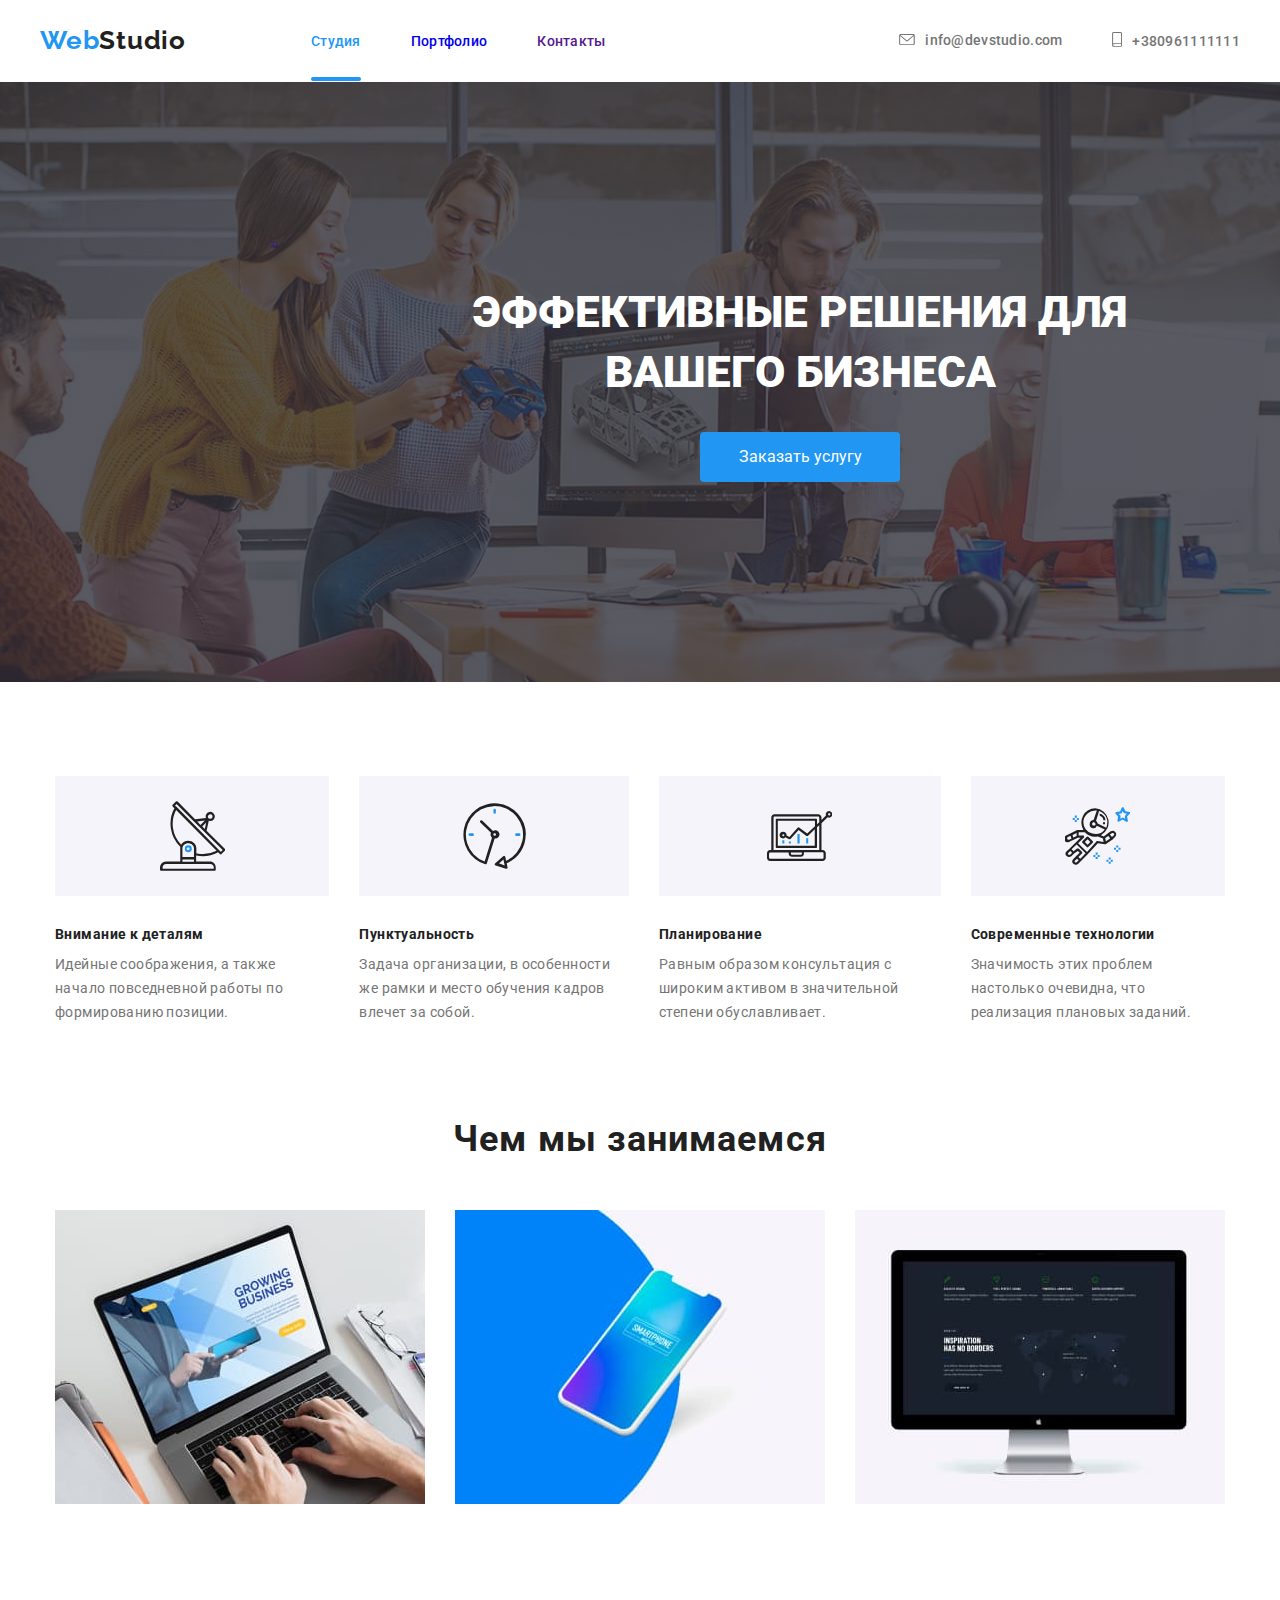
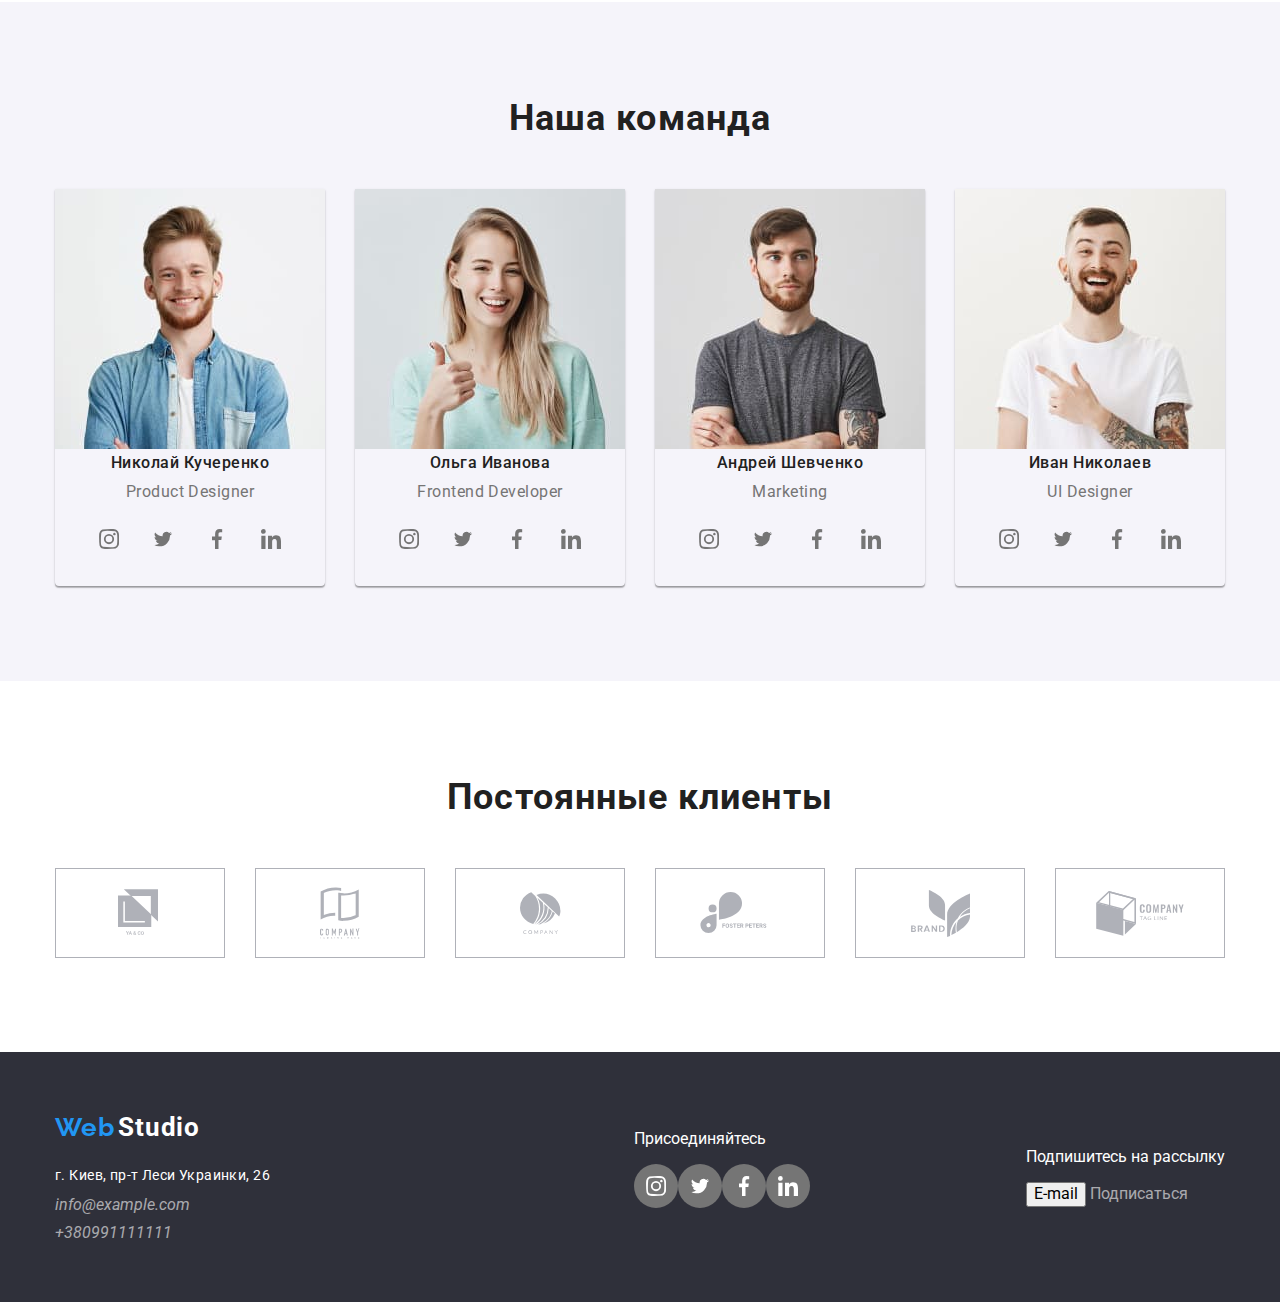
<file: index.html>
<!DOCTYPE html>
<html lang="ru">
  <head>
    <meta charset="UTF-8" />
    <meta name="viewport" content="width=device-width, initial-scale=1.0" />
    <link
      href="https://fonts.googleapis.com/css2?family=Roboto&family=Raleway:wght@400;700&display=swap"
      rel="stylesheet"
    />
    <link rel="stylesheet" href="./css/normalize.css" />
    <link rel="stylesheet" href="./css/styles.css" />
    <title>Document</title>
  </head>
  <body>
    <header class="page-header">
      <div class="container header-nav">
        <nav class="nav">
          <a href="" class="logo link"
            ><span class="first logo">Web</span>
            <span class="second logo-header">Studio</span></a
          >
          <ul class="site-nav list">
            <li class="header-items">
              <a href="" class="link current">Студия</a>
            </li>
            <li class="header-items">
              <a href="./portfolio.html" class="link">Портфолио</a>
            </li>
            <li class="header-items"><a href="" class="link">Контакты</a></li>
          </ul>
        </nav>

        <address class="header-address">
          <ul class="connection">
            <li class="connection-items">
              <a href="mailto:info@devstudio.com" class="superscription link"
                ><span class="superscription-header"
                  ><svg width="16" height="11.2">
                    <use
                      href="./images/symbol-defs2.svg#icon-envelope"
                    ></use></svg></span
                >info@devstudio.com</a
              >
            </li>
            <li class="connection-items">
              <a href="tell:+380961111111" class="superscription link"
                ><span class="superscription-header"
                  ><svg width="10" height="14.94">
                    <use
                      href="./images/symbol-defs2.svg#icon-smartphone"
                    ></use></svg></span
                >+380961111111</a
              >
            </li>
          </ul>
        </address>
      </div>
    </header>

    <!--main container-->
    <main>
      <!--start-->
      <section class="hero">
        <div class="overlay">
          <!-- <img src="./images/Header-img.jpg" alt="meeting" /> -->
          <h1 class="start">ЭФФЕКТИВНЫЕ РЕШЕНИЯ ДЛЯ ВАШЕГО БИЗНЕСА</h1>
          <a href=""
            ><button type="button" class="order">
              Заказать услугу
            </button></a
          >
        </div>
      </section>

      <!--icons-->
      <section class="section no-padding">
        <div class="container distance">
          <h2 class="title names-invisible">Невидимий список</h2>
          <ul class="invisible">
            <li class="item icon-antenna">
              <div class="trhumb">
                <svg width="65.32" height="70">
                  <use href="./images/symbol-defs2.svg#icon-antenna"></use>
                </svg>
              </div>
              <h3 class="title icons">Внимание к деталям</h3>
              <p class="description">
                Идейные соображения, а также начало повседневной работы по
                формированию позиции.
              </p>
            </li>

            <li class="item icon-clock">
              <div class="trhumb">
                <svg width="65.32" height="70">
                  <use href="./images/symbol-defs2.svg#icon-clock"></use>
                </svg>
              </div>
              <h3 class="title icons">Пунктуальность</h3>
              <p class="description">
                Задача организации, в особенности же рамки и место обучения
                кадров влечет за собой.
              </p>
            </li>

            <li class="item icon-computerfirst">
              <div class="trhumb">
                <svg width="65.32" height="70">
                  <use href="./images/symbol-defs2.svg#icon-computer1"></use>
                </svg>
              </div>
              <h3 class="title icons">Планирование</h3>
              <p class="description">
                Равным образом консультация с широким активом в значительной
                степени обуславливает.
              </p>
            </li>

            <li class="item icon-astronaut">
              <div class="trhumb">
                <svg width="65.32" height="70">
                  <use href="./images/symbol-defs2.svg#icon-astronaut"></use>
                </svg>
              </div>
              <h3 class="title icons">Современные технологии</h3>
              <p class="description">
                Значимость этих проблем настолько очевидна, что реализация
                плановых заданий.
              </p>
            </li>
          </ul>
        </div>
      </section>

      <!--what we do-->
      <section class="section no-padding">
        <div class="container distance">
          <h2 class="title names">Чем мы занимаемся</h2>
          <ul class="doing-list">
            <li class="doing-count">
              <div class="photos">
                <img src="./images/laptop.jpg" alt="laptop" />

                <h3 class="title doing">ДЕСКТОПНЫЕ ПРИЛОЖЕНИЯ</h3>
              </div>
            </li>

            <li class="doing-count">
              <div class="photos">
                <img src="./images/mobile_phone.jpg" alt="mobile_phone" />

                <h3 class="title doing">МОБИЛЬНЫЕ ПРИЛОЖЕНИЯ</h3>
              </div>
            </li>

            <li class="doing-count">
              <div class="photos">
                <img src="./images/computer.jpg" alt="computer" />

                <h3 class="title doing">ДИЗАЙНЕРСКИЕ РЕШЕНИЯ</h3>
              </div>
            </li>
          </ul>
        </div>
      </section>

      <!--our team-->
      <section class="section team">
        <div class="container">
          <h2 class="title names">Наша команда</h2>
          <ul class="team-list">
            <li class="team-item">
              <a class="photos-team" href=""
                ><img src="./images/product_designer.jpg" alt="John Smith"
              /></a>
              <h3 class="title team">Николай Кучеренко</h3>
              <p class="role">Product Designer</p>
              <ul class="social-networks team">
                <li class="counting-networks">
                  <a href="" class="button-link">
                    <svg class="anchor" width="20" height="20">
                      <use
                        href="./images/symbol-defs2.svg#icon-instagram"
                      ></use>
                    </svg>
                  </a>
                </li>
                <li class="counting-networks">
                  <a href="" class="button-link"
                    ><svg class="anchor" width="20" height="16.25">
                      <use
                        href="./images/symbol-defs2.svg#icon-twitter"
                      ></use></svg
                  ></a>
                </li>
                <li class="counting-networks">
                  <a href="" class="button-link"
                    ><svg class="anchor" width="20" height="20">
                      <use
                        href="./images/symbol-defs2.svg#icon-facebook"
                      ></use></svg
                  ></a>
                </li>
                <li class="counting-networks">
                  <a href="" class="button-link"
                    ><svg class="anchor" width="20" height="20">
                      <use
                        href="./images/symbol-defs2.svg#icon-linkedin"
                      ></use></svg
                  ></a>
                </li>
              </ul>
            </li>

            <li class="team-item">
              <a class="photos-team" href=""
                ><img
                  src="./images/front_end_developer.jpg"
                  alt="Marta Stewart"
              /></a>
              <h3 class="title team">Ольга Иванова</h3>
              <p class="role">Frontend Developer</p>
              <ul class="social-networks team">
                <li class="counting-networks">
                  <a href="" class="button-link">
                    <svg class="anchor" width="20" height="20">
                      <use
                        href="./images/symbol-defs2.svg#icon-instagram"
                      ></use>
                    </svg>
                  </a>
                </li>
                <li class="counting-networks">
                  <a href="" class="button-link"
                    ><svg class="anchor" width="20" height="16.25">
                      <use
                        href="./images/symbol-defs2.svg#icon-twitter"
                      ></use></svg
                  ></a>
                </li>
                <li class="counting-networks">
                  <a href="" class="button-link"
                    ><svg class="anchor" width="20" height="20">
                      <use
                        href="./images/symbol-defs2.svg#icon-facebook"
                      ></use></svg
                  ></a>
                </li>
                <li class="counting-networks">
                  <a href="" class="button-link"
                    ><svg class="anchor" width="20" height="20">
                      <use
                        href="./images/symbol-defs2.svg#icon-linkedin"
                      ></use></svg
                  ></a>
                </li>
              </ul>
            </li>

            <li class="team-item">
              <a class="photos-team" href=""
                ><img src="./images/marketing.jpg" alt="Robert Jakis"
              /></a>
              <h3 class="title team">Андрей Шевченко</h3>
              <p class="role">Marketing</p>
              <ul class="social-networks team">
                <li class="counting-networks">
                  <a href="" class="button-link">
                    <svg class="anchor" width="20" height="20">
                      <use
                        href="./images/symbol-defs2.svg#icon-instagram"
                      ></use>
                    </svg>
                  </a>
                </li>
                <li class="counting-networks">
                  <a href="" class="button-link"
                    ><svg class="anchor" width="20" height="16.25">
                      <use
                        href="./images/symbol-defs2.svg#icon-twitter"
                      ></use></svg
                  ></a>
                </li>
                <li class="counting-networks">
                  <a href="" class="button-link"
                    ><svg class="anchor" width="20" height="20">
                      <use
                        href="./images/symbol-defs2.svg#icon-facebook"
                      ></use></svg
                  ></a>
                </li>
                <li class="counting-networks">
                  <a href="" class="button-link"
                    ><svg class="anchor" width="20" height="20">
                      <use
                        href="./images/symbol-defs2.svg#icon-linkedin"
                      ></use></svg
                  ></a>
                </li>
              </ul>
            </li>

            <li class="team-item">
              <a class="photos-team" href=""
                ><img src="./images/ui_designer.jpg" alt="Martin Doe"
              /></a>
              <h3 class="title team">Иван Николаев</h3>
              <p class="role">UI Designer</p>
              <ul class="social-networks team">
                <li class="counting-networks">
                  <a href="" class="button-link">
                    <svg class="anchor" width="20" height="20">
                      <use
                        href="./images/symbol-defs2.svg#icon-instagram"
                      ></use>
                    </svg>
                  </a>
                </li>
                <li class="counting-networks">
                  <a href="" class="button-link"
                    ><svg class="anchor" width="20" height="16.25">
                      <use
                        href="./images/symbol-defs2.svg#icon-twitter"
                      ></use></svg
                  ></a>
                </li>
                <li class="counting-networks">
                  <a href="" class="button-link"
                    ><svg class="anchor" width="20" height="20">
                      <use
                        href="./images/symbol-defs2.svg#icon-facebook"
                      ></use></svg
                  ></a>
                </li>
                <li class="counting-networks">
                  <a href="" class="button-link"
                    ><svg class="anchor" width="20" height="20">
                      <use
                        href="./images/symbol-defs2.svg#icon-linkedin"
                      ></use></svg
                  ></a>
                </li>
              </ul>
            </li>
          </ul>
        </div>
      </section>

      <!--our clients-->
      <section class="section no-padding">
        <div class="container distance">
          <h2 class="title names">Постоянные клиенты</h2>
          <ul class="clients-count">
            <li class="clients-image">
              <div class="trhumb-clients">
                <a href="" class="clients-icons">
                  <svg width="44.27" height="49.23">
                    <use href="./images/symbol-defs2.svg#icon-logo1"></use></svg
                ></a>
              </div>
            </li>
            <li class="clients-image">
              <div class="trhumb-clients">
                <a href="" class="clients-icons">
                  <svg width="40" height="52">
                    <use href="./images/symbol-defs2.svg#icon-logo2"></use></svg
                ></a>
              </div>
            </li>
            <li class="clients-image">
              <div class="trhumb-clients">
                <a href="" class="clients-icons">
                  <svg width="41" height="42.6">
                    <use href="./images/symbol-defs2.svg#icon-logo3"></use></svg
                ></a>
              </div>
            </li>
            <li class="clients-image">
              <div class="trhumb-clients">
                <a href="" class="clients-icons">
                  <svg width="79.66" height="42.02">
                    <use href="./images/symbol-defs2.svg#icon-logo4"></use></svg
                ></a>
              </div>
            </li>
            <li class="clients-image">
              <div class="trhumb-clients">
                <a href="" class="clients-icons">
                  <svg width="59" height="47">
                    <use href="./images/symbol-defs2.svg#icon-logo5"></use></svg
                ></a>
              </div>
            </li>
            <li class="clients-image">
              <div class="trhumb-clients">
                <a href="" class="clients-icons">
                  <svg width="88.48" height="45.44">
                    <use href="./images/symbol-defs2.svg#icon-logo6"></use></svg
                ></a>
              </div>
            </li>
          </ul>
        </div>
      </section>
    </main>

    <!--footer-->
    <footer class="footer-section">
      <div class="container footer-nav">
        <div class="footer-info">
          <div class="full-logo">
            <a href="" class="link"
              ><span class="first logo">Web</span>
              <span class="second logo-footer">Studio</span></a
            >
          </div>
          <address class="footer-address">
            <p class="city">г. Киев, пр-т Леси Украинки, 26</p>
            <a href="mailto:info@example.com" class="mail link"
              >info@example.com</a
            >
            <a href="tell:+380991111111" class="phone link">+380991111111</a>
          </address>
        </div>

        <div class="invite">
          <p class="join">Присоединяйтесь</p>
          <ul class="social-networks">
            <li>
              <a href="" class="button-link footer">
                <svg class="anchor" width="20" height="20">
                  <use href="./images/symbol-defs2.svg#icon-instagram"></use>
                </svg>
              </a>
            </li>
            <li>
              <a href="" class="button-link footer"
                ><svg class="anchor" width="20" height="16.25">
                  <use href="./images/symbol-defs2.svg#icon-twitter"></use></svg
              ></a>
            </li>
            <li>
              <a href="" class="button-link footer"
                ><svg class="anchor" width="20" height="20">
                  <use
                    href="./images/symbol-defs2.svg#icon-facebook"
                  ></use></svg
              ></a>
            </li>
            <li>
              <a href="" class="button-link footer"
                ><svg class="anchor" width="20" height="20">
                  <use
                    href="./images/symbol-defs2.svg#icon-linkedin"
                  ></use></svg
              ></a>
            </li>
          </ul>
        </div>

        <div class="send-letter">
          <p class="subscribe">Подпишитесь на рассылку</p>
          <input type="submit" value="E-mail" />
          <a href="" class="button link">Подписаться</a>
        </div>
      </div>
    </footer>
  </body>
</html>
</file>
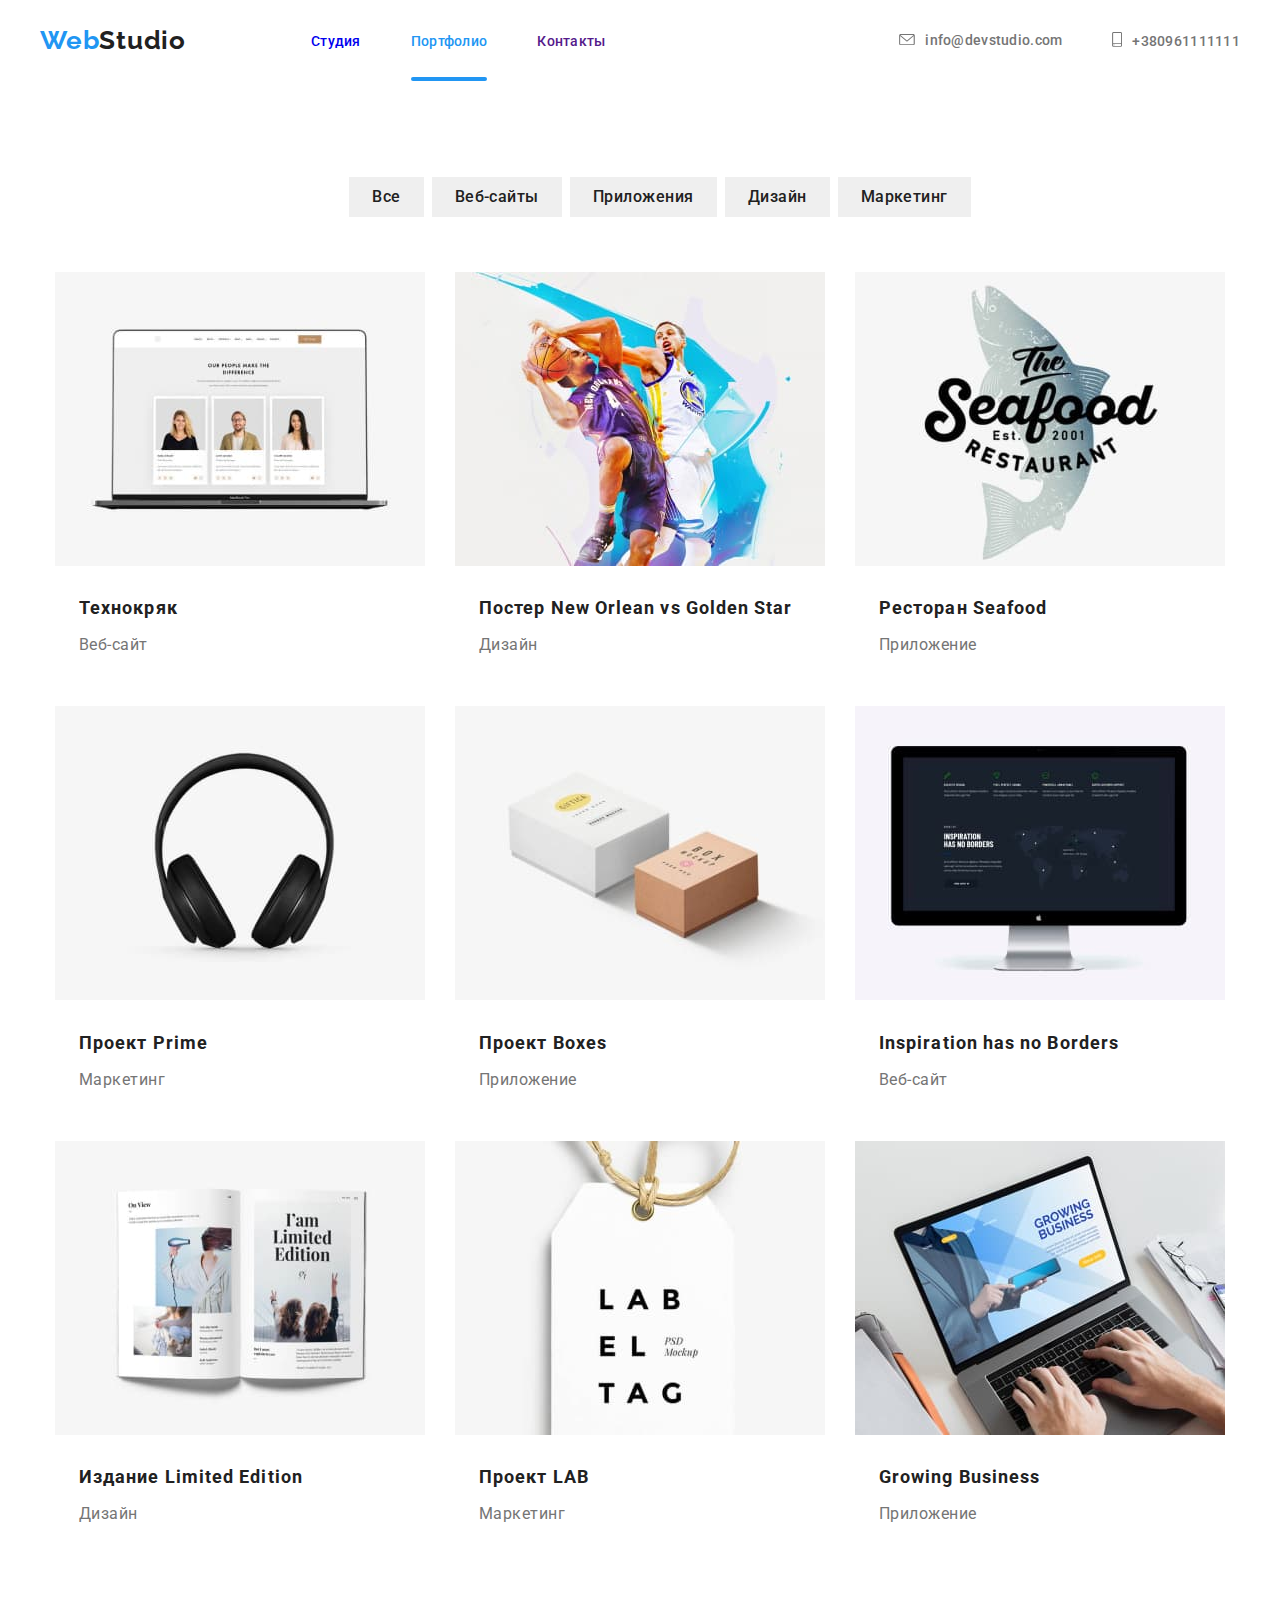
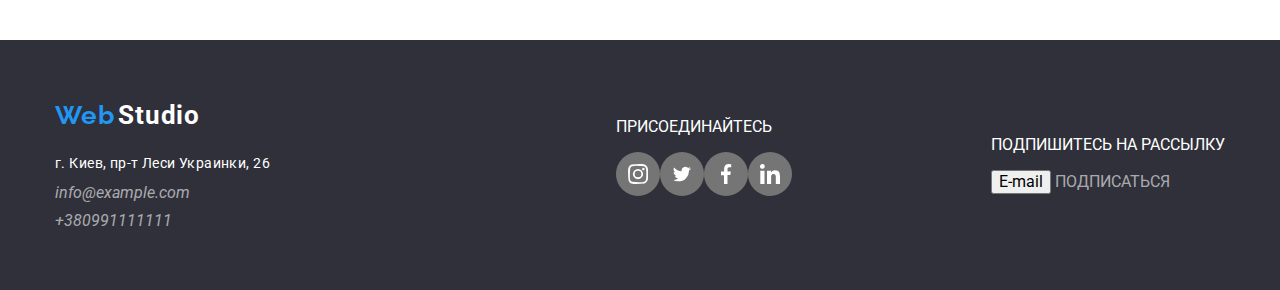
<file: portfolio.html>
<!DOCTYPE html>
<html lang="en">
  <head>
    <meta charset="UTF-8" />
    <meta name="viewport" content="width=device-width, initial-scale=1.0" />
    <link
      href="https://fonts.googleapis.com/css2?family=Roboto&family=Raleway:wght@400;700&display=swap"
      rel="stylesheet"
    />
    <link rel="stylesheet" href="./css/normalize.css" />
    <link rel="stylesheet" href="./css/styles.css" />
    <title>Document</title>
  </head>
  <body>
    <header class="page-header">
      <div class="container header-nav">
        <nav class="nav">
          <a href="" class="logo link"
            ><span class="first logo">Web</span>
            <span class="second logo-header">Studio</span></a
          >

          <ul class="site-nav list">
            <li class="header-items">
              <a href="./index.html" class="link">Студия</a>
            </li>
            <li class="header-items">
              <a href="" class="link current">Портфолио</a>
            </li>
            <li class="header-items"><a href="" class="link">Контакты</a></li>
          </ul>
        </nav>

        <address class="header-address">
          <ul class="connection">
            <li class="connection-items">
              <a href="mailto:info@devstudio.com" class="superscription link"
                ><span class="superscription-header"
                  ><svg width="16" height="11.2">
                    <use
                      href="./images/symbol-defs2.svg#icon-envelope"
                    ></use></svg></span
                >info@devstudio.com</a
              >
            </li>
            <li class="connection-items">
              <a href="tell:+380961111111" class="superscription link"
                ><span class="superscription-header"
                  ><svg width="10" height="14.94">
                    <use
                      href="./images/symbol-defs2.svg#icon-smartphone"
                    ></use></svg></span
                >+380961111111</a
              >
            </li>
          </ul>
        </address>
      </div>
    </header>
    <!--main container page 2-->
    <section class="section numb-projects">
      <div class="container distance">
        <!-- <h1 class="title names">Невидимий список - Портфолио</h1> -->
        <ul class="projects-nav">
          <li class="projects-button">
            <button type="button" class="button projects">Все</button>
          </li>
          <li class="projects-button">
            <button type="button" class="button projects">Веб-сайты</button>
          </li>
          <li class="projects-button">
            <button type="button" class="button projects">Приложения</button>
          </li>
          <li class="projects-button">
            <button type="button" class="button projects">Дизайн</button>
          </li>
          <li class="projects-button">
            <button type="button" class="button projects">Маркетинг</button>
          </li>
        </ul>

        <!--projects-->

        <ul class="counting">
          <li class="counting-projects">
            <a href="" class="link"
              ><div class="animated">
                <img src="./images/technokriak.jpg" alt="photos" />
                <div class="projects-description">
                  <p>
                    Технокряк это современная площадка распространения
                    коронавируса. Компании используют эту платформу для
                    цифрового шпионажа и атак на защищённые сервера конкурентов.
                  </p>
                </div>
              </div>

              <h2 class="title projects-name">Технокряк</h2>
              <p class="projects-direction">Веб-сайт</p>
              <!-- <p class="projects-description">
                Технокряк это современная площадка распространения коронавируса.
                Компании используют эту платформу для цифрового шпионажа и атак
                на защищённые сервера конкурентов.
              </p> -->
            </a>
          </li>
          <li class="counting-projects">
            <a href="" class="link"
              ><div class="animated">
                <img src="./images/players.jpg" alt="sportsmen" />
                <p class="projects-description">
                  Технокряк это современная площадка распространения
                  коронавируса. Компании используют эту платформу для цифрового
                  шпионажа и атак на защищённые сервера конкурентов.
                </p>
              </div>
              <h2 class="title projects-name">
                Постер New Orlean vs Golden Star
              </h2>
              <p class="projects-direction">Дизайн</p>
              <!-- <p class="projects-description">
                Технокряк это современная площадка распространения коронавируса.
                Компании используют эту платформу для цифрового шпионажа и атак
                на защищённые сервера конкурентов.
              </p> -->
            </a>
          </li>
          <li class="counting-projects">
            <a href="" class="link"
              ><div class="animated">
                <img src="./images/restaurant.jpg" alt="restaurant" />
                <p class="projects-description">
                  Технокряк это современная площадка распространения
                  коронавируса. Компании используют эту платформу для цифрового
                  шпионажа и атак на защищённые сервера конкурентов.
                </p>
              </div>
              <h2 class="title projects-name">Ресторан Seafood</h2>
              <p class="projects-direction">Приложение</p>
              <!-- <p class="projects-description">
                Технокряк это современная площадка распространения коронавируса.
                Компании используют эту платформу для цифрового шпионажа и атак
                на защищённые сервера конкурентов.
              </p> -->
            </a>
          </li>
          <li class="counting-projects">
            <a href="" class="link"
              ><div class="animated">
                <img src="./images/airphones.jpg" alt="airphones" />
                <p class="projects-description">
                  Технокряк это современная площадка распространения
                  коронавируса. Компании используют эту платформу для цифрового
                  шпионажа и атак на защищённые сервера конкурентов.
                </p>
              </div>
              <h2 class="title projects-name">Проект Prime</h2>
              <p class="projects-direction">Маркетинг</p>
              <!-- <p class="projects-description">
                Технокряк это современная площадка распространения коронавируса.
                Компании используют эту платформу для цифрового шпионажа и атак
                на защищённые сервера конкурентов.
              </p> -->
            </a>
          </li>
          <li class="counting-projects">
            <a href="" class="link"
              ><div class="animated">
                <img src="./images/boxes.jpg" alt="boxes" />
                <p class="projects-description">
                  Технокряк это современная площадка распространения
                  коронавируса. Компании используют эту платформу для цифрового
                  шпионажа и атак на защищённые сервера конкурентов.
                </p>
              </div>
              <h2 class="title projects-name">Проект Boxes</h2>
              <p class="projects-direction">Приложение</p>
              <!-- <p class="projects-description">
                Технокряк это современная площадка распространения коронавируса.
                Компании используют эту платформу для цифрового шпионажа и атак
                на защищённые сервера конкурентов.
              </p> -->
            </a>
          </li>
          <li class="counting-projects">
            <a href="" class="link"
              ><div class="animated">
                <img src="./images/computer.jpg" alt="computer" />
                <p class="projects-description">
                  Технокряк это современная площадка распространения
                  коронавируса. Компании используют эту платформу для цифрового
                  шпионажа и атак на защищённые сервера конкурентов.
                </p>
              </div>
              <h2 class="title projects-name">Inspiration has no Borders</h2>
              <p class="projects-direction">Веб-сайт</p>
              <!-- <p class="projects-description">
                Технокряк это современная площадка распространения коронавируса.
                Компании используют эту платформу для цифрового шпионажа и атак
                на защищённые сервера конкурентов.
              </p> -->
            </a>
          </li>
          <li class="counting-projects">
            <a href="" class="link"
              ><div class="animated">
                <img src="./images/book.jpg" alt="book" />
                <p class="projects-description">
                  Технокряк это современная площадка распространения
                  коронавируса. Компании используют эту платформу для цифрового
                  шпионажа и атак на защищённые сервера конкурентов.
                </p>
              </div>
              <h2 class="title projects-name">Издание Limited Edition</h2>
              <p class="projects-direction">Дизайн</p>
              <!-- <p class="projects-description">
                Технокряк это современная площадка распространения коронавируса.
                Компании используют эту платформу для цифрового шпионажа и атак
                на защищённые сервера конкурентов.
              </p> -->
            </a>
          </li>
          <li class="counting-projects">
            <a href="" class="link"
              ><div class="animated">
                <img src="./images/label.jpg" alt="label" />
                <p class="projects-description">
                  Технокряк это современная площадка распространения
                  коронавируса. Компании используют эту платформу для цифрового
                  шпионажа и атак на защищённые сервера конкурентов.
                </p>
              </div>
              <h2 class="title projects-name">Проект LAB</h2>
              <p class="projects-direction">Маркетинг</p>
              <!-- <p class="projects-description">
                Технокряк это современная площадка распространения коронавируса.
                Компании используют эту платформу для цифрового шпионажа и атак
                на защищённые сервера конкурентов.
              </p> -->
            </a>
          </li>
          <li class="counting-projects">
            <a href="" class="link"
              ><div class="animated">
                <img src="./images/laptop.jpg" alt="laptop" />
                <p class="projects-description">
                  Технокряк это современная площадка распространения
                  коронавируса. Компании используют эту платформу для цифрового
                  шпионажа и атак на защищённые сервера конкурентов.
                </p>
              </div>
              <h2 class="title projects-name">Growing Business</h2>
              <p class="projects-direction">Приложение</p>
              <!-- <p class="projects-description">
                Технокряк это современная площадка распространения коронавируса.
                Компании используют эту платформу для цифрового шпионажа и атак
                на защищённые сервера конкурентов.
              </p> -->
            </a>
          </li>
        </ul>
      </div>
    </section>

    <!--footer-->
    <footer class="footer-section">
      <div class="container footer-nav">
        <div class="footer-info">
          <div class="full-logo">
            <a href="" class="link"
              ><span class="first logo">Web</span>
              <span class="second logo-footer">Studio</span></a
            >
          </div>
          <address class="footer-address">
            <p class="city">г. Киев, пр-т Леси Украинки, 26</p>
            <a href="mailto:info@example.com" class="mail link"
              >info@example.com</a
            >
            <a href="tell:+380991111111" class="phone link">+380991111111</a>
          </address>
        </div>

        <div class="invite">
          <p class="join">ПРИСОЕДИНАЙТЕСЬ</p>
          <ul class="social-networks">
            <li>
              <a href="" class="button-link footer">
                <svg class="anchor" width="20" height="20">
                  <use href="./images/symbol-defs2.svg#icon-instagram"></use>
                </svg>
              </a>
            </li>
            <li>
              <a href="" class="button-link footer"
                ><svg class="anchor" width="20" height="16.25">
                  <use href="./images/symbol-defs2.svg#icon-twitter"></use></svg
              ></a>
            </li>
            <li>
              <a href="" class="button-link footer"
                ><svg class="anchor" width="20" height="20">
                  <use
                    href="./images/symbol-defs2.svg#icon-facebook"
                  ></use></svg
              ></a>
            </li>
            <li>
              <a href="" class="button-link footer"
                ><svg class="anchor" width="20" height="20">
                  <use
                    href="./images/symbol-defs2.svg#icon-linkedin"
                  ></use></svg
              ></a>
            </li>
          </ul>
        </div>

        <div class="send-letter">
          <p class="subscribe">ПОДПИШИТЕСЬ НА РАССЫЛКУ</p>
          <input type="submit" value="E-mail" />
          <a href="" class="button link">ПОДПИСАТЬСЯ</a>
        </div>
      </div>
    </footer>
  </body>
</html>
</file>
<file: css/styles.css>
html {
  box-sizing: border-box;
}

*,
*::before,
*::after {
  box-sizing: inherit;
}

/*колір соновного тексту #757575*/
/*вторинний колір тексту #212121*/
/*первинний фоновий колір білий #FFFFFF */
/*колір виділення #2196F3 */
/*додатковий фоновий колір #F5F4FA*/
:root {
  --primary-text-color: #757575;
  --title-text-color: #212121;
  --accent-color: #2196f3;
  --additional-text-color: #ffffff;
  --primary-bg-color: #ffffff;
  --secondary-bg-color: #2196f3;
  --additional-bg-color: #f5f4fa;
  --clients-color: #afb1b8;

  --timing-animation: 250ms cubic-bezier(0.4, 0, 0.2, 1);
}
body {
  background-color: var(--primary-bg-color);
  color: var(--primary-text-color);
  font-family: Roboto, sans-serif;
}

/*header*/
.page-header {
}
.nav .logo.link {
  display: flex;
  /* align-items: center; */
  margin-left: 0;
  margin-right: 85px;
  margin-top: 24px;
  margin-bottom: 25px;
}
.header-items .link {
  transition: var(--timing-animation);
}
.header-items:hover .link {
  color: var(--accent-color);
  transition: var(--timing-animation);
}

.site-nav .header-items:not(:last-child) {
  margin-right: 50px;
}
.nav {
  display: flex;
}

.site-nav.list {
  display: flex;
  color: var(--title-text-color);
  font-style: normal;
  font-weight: 500;
  font-size: 14px;
  line-height: 16px;
  letter-spacing: 0.02em;
  text-decoration: none;
  margin-left: 0;
  margin-top: 0;
  margin-bottom: 0;
}
.header-address {
  display: flex;
  margin-left: auto;
}
.connection {
  display: flex;
  margin-top: 0;
  margin-bottom: 0;

  color: var(--title-text-color);

  font-style: normal;
  font-weight: 500;
  font-size: 14px;
  line-height: 16px;
  letter-spacing: 0.02em;
  text-decoration: none;
}
.connection .connection-items + .connection-items {
  margin-left: 50px;
}
.connection-items {
  /* display: flex;
  align-items: center;
  justify-content: center; */
  padding-bottom: 32px;
  padding-top: 32px;
}
.superscription:hover,
.superscription:focus {
  color: var(--accent-color);
  fill: var(--accent-color);
  transition: var(--timing-animation);
}

.superscription {
  display: flex;
  align-items: center;
  justify-content: center;
  color: var(--primary-text-color);
  fill: var(--primary-text-color);
  transition: var(--timing-animation);
}
.superscription-header {
  margin-right: 10px;
}

.site-nav .link.current {
  position: relative;
  color: var(--accent-color);
}
.current::after {
  content: "";
  position: absolute;
  width: 100%;
  height: 4px;
  left: 0;
  bottom: 0;
  border-radius: 2px;
  background-color: var(--secondary-bg-color);
}
.site-nav .link {
  display: block;
  padding-top: 32px;
  padding-bottom: 32px;
}
li {
  list-style-type: none;
}

.link {
  text-decoration: none;
}
.header-nav {
  display: flex;
  align-items: center;
}
.hero {
  margin-left: 0;
  text-align: center;
}
/* Overlay */
.overlay {
  position: relative;
  height: 600px;
  max-width: 1600px;
  margin-left: auto;
  margin-right: auto;
  margin-bottom: 94px;
  background-image: linear-gradient(
      to right,
      rgba(47, 48, 58, 0.8),
      rgba(47, 48, 58, 0.8)
    ),
    url("../images/Header-img.jpg");
  background-repeat: no-repeat;
  background-size: cover;
  background-position: center;
  background-color: rgba(47, 48, 58, 0.8);
}
.start {
  display: block;
  /* justify-content: center; */
  position: absolute;
  width: 696px;
  height: 120px;
  left: 452px;
  top: 200px;
  font-style: normal;
  font-weight: 900;
  font-size: 44px;
  line-height: 60px;
  text-align: center;
  color: var(--additional-text-color);
  margin-top: 0;
  margin-bottom: 0;
  align-items: center;
}
/*main container page 1*/
.section.team {
  padding-bottom: 95px;
  padding-top: 95px;
  margin-bottom: 95px;
  background-color: var(--additional-bg-color);
}
.section.no-padding {
  margin-top: 0;
  margin-bottom: 0;
}
.footer-section {
  background-color: #2f303a;
}
.section.numb-projects {
  margin-bottom: 95px;
  margin-top: 95px;
}
.container {
  margin-left: auto;
  margin-right: auto;
  width: 1200px;
  /* outline: 2px solid tomato; */
}
.container.distance {
  margin-bottom: 94px;
}
.names {
  color: var(--title-text-color);
  font-style: normal;
  font-weight: 700;
  font-size: 36px;
  line-height: 42px;
  text-align: center;
  letter-spacing: 0.03em;
  margin-top: 0;
  margin-bottom: 50px;
}
/*icons*/
.icons {
  color: var(--title-text-color);
  font-style: normal;
  font-weight: 700;
  font-size: 14px;
  line-height: 16px;
  letter-spacing: 0.03em;
  margin-top: 0;
  margin-bottom: 10px;
}
.names-invisible {
  display: none;
}
.invisible {
  display: flex;
  margin-bottom: 0;
  margin-top: 0;
  padding-left: 15px;
  padding-right: 15px;
}
.item {
  margin-top: 0;
  margin-right: 30px;
  padding: 0;

  /* align-items: center; */
}
.item:last-child {
  margin-right: 0;
}

.trhumb {
  display: flex;
  align-items: center;
  justify-content: center;
  height: 120px;
  margin-bottom: 30px;
  background-color: var(--additional-bg-color);
}
.description {
  color: var(--primary-text-color);
  font-style: normal;
  font-weight: 400;
  font-size: 14px;
  line-height: 24px;
  letter-spacing: 0.03em;
  margin-top: 0;
  margin-bottom: 0;
}

/*what we do*/
.doing-list {
  display: flex;
  margin-top: 0;
  margin-bottom: 94px;
  padding-left: 15px;
  padding-right: 15px;
}

.doing-count:not(:last-child) {
  margin-right: 30px;
}
.photos {
  position: relative;
}
.photos:hover .doing {
  opacity: 1;
  transition: var(--timing-animation);
}
.title.doing {
  /* display: flex; */
  position: absolute;
  width: 370px;
  height: 70px;
  bottom: 0;
  transform: translate(0, 0);
  text-align: center;
  padding: 27px;
  opacity: 0;
  transition: 250ms linear;

  /* left: 615px;
  top: 1435px; */

  background: rgba(47, 48, 58, 0.8);
  color: var(--additional-text-color);
  font-style: normal;
  font-weight: 700;
  font-size: 14px;
  line-height: 16px;
  letter-spacing: 0.03em;
  margin-top: 0;
}

.doing:last-child {
  margin-bottom: 0;
}
.team-item {
  width: 270px;
  margin-top: 0;
  margin-right: 30px;
  box-shadow: 0px 2px 1px rgba(0, 0, 0, 0.2), 0px 1px 1px rgba(0, 0, 0, 0.14),
    0px 1px 3px rgba(0, 0, 0, 0.12);
  border-radius: 0px 0px 4px 4px;

  /* margin-bottom: 30px; */
}
.team-item:last-child {
  margin-right: 0;
}
/*our team*/

.team {
  color: var(--title-text-color);
  font-weight: 500;
  font-size: 16px;
  line-height: 19px;
  letter-spacing: 0.03em;
  margin-top: 0;
  margin-bottom: 10px;
}
.title.team {
  display: flex;
  justify-content: center;
}

.team-list {
  display: flex;
  margin-top: 0;
  margin-bottom: 0;
  padding-left: 15px;
  padding-right: 15px;
}
.team-list:last-child {
  margin-right: 0;
}
.social-networks.team {
  display: flex;
  margin-bottom: 25px;
  margin-right: 32px;
  margin-left: 32px;
  padding: 0;
}
.counting-networks:not(:last-child) {
  margin-right: 10px;
}

.role {
  display: flex;
  color: var(--primary-text-color);
  font-style: normal;
  font-weight: 400;
  font-size: 16px;
  line-height: 19px;
  letter-spacing: 0.03em;
  margin-top: 0;
  margin-bottom: 15;
  justify-content: center;
}
.clients-count {
  display: flex;
  margin-top: 0;
  margin-bottom: 0;
  padding-right: 15px;
  padding-left: 15px;
}
.clients-icons {
  display: flex;
  width: 170px;
  height: 90px;
  border: 1px solid #afb1b8;
  justify-content: center;
  align-items: center;
  fill: var(--clients-color);
}

.trhumb-clients:hover .clients-icons {
  border: 1px solid var(--accent-color);
  transition: var(--timing-animation);
}
.clients-icons:hover,
.clients-icons:focus {
  color: var(--accent-color);
  fill: var(--accent-color);
  transition: var(--timing-animation);
}
.logo-image {
  padding-bottom: 20px;
  padding-top: 20px;
  padding-left: 60px;
  padding-right: 60px;
}
.clients-image:not(:last-child) {
  margin-right: 30px;
}

.logo {
  /* margin-top: 24px;
  margin-bottom: 25px; */

  font-family: Raleway, sans-serif;
}
.first.logo {
  color: var(--accent-color);
  font-style: normal;
  font-weight: bold;
  font-size: 26px;
  line-height: 31px;
  letter-spacing: 0.03em;
}
.second.logo-header {
  color: var(--title-text-color);
  font-style: normal;
  font-weight: bold;
  font-size: 26px;
  line-height: 31px;
  letter-spacing: 0.03em;
}
.second.logo-footer {
  color: var(--additional-text-color);
  font-style: normal;
  font-weight: bold;
  font-size: 26px;
  line-height: 31px;
  letter-spacing: 0.03em;
}
.title {
  color: var(--title-text-color);
}
.order {
  display: inline-block;
  position: absolute;
  width: 200px;
  height: 50px;
  left: 700px;
  top: 350px;
  color: var(--additional-text-color);
  background: var(--secondary-bg-color);
  padding: 10px 32px;
  border-radius: 4px;
  text-align: center;
  min-width: 200px;
  border: 1px solid transparent;
}
.button.projects {
  border: 1px solid transparent;
  padding: 6px 22px;
  transition: var(--timing-animation);
}
.button {
  color: var(--title-text-color);
}
.button:hover,
.button:focus {
  color: var(--additional-text-color);
  background-color: var(--secondary-bg-color);
  transition: var(--timing-animation);
}
.button-link {
  display: flex;
  justify-content: center;
  align-items: center;
  width: 44px;
  height: 44px;
  fill: var(--primary-text-color);
  border-radius: 50%;
  transition: var(--timing-animation);
}
.button-link.footer {
  display: flex;
  justify-content: center;
  align-items: center;
  width: 44px;
  height: 44px;
  fill: var(--additional-text-color);
  border-radius: 50%;
  background-color: var(--primary-text-color);
  transition: var(--timing-animation);
}
.button-link.footer:hover,
.button-link.footer:focus {
  width: 44px;
  height: 44px;
  background-color: var(--secondary-bg-color);
  transition: var(--timing-animation);
}

.button-link:hover,
.button-link:focus {
  width: 44px;
  height: 44px;
  background-color: var(--secondary-bg-color);
  fill: var(--additional-text-color);
  transition: var(--timing-animation);
}

/*main container page 2*/
.projects-nav {
  display: flex;
  margin-top: 0;
  margin-bottom: 55px;
  justify-content: center;
}
.projects {
  color: var(--title-text-color);
  font-style: normal;
  font-weight: 500;
  font-size: 16px;
  line-height: 26px;
  letter-spacing: 0.03em;
}
.projects-button:not(:last-child) {
  margin-right: 8px;
}

.counting {
  display: flex;
  flex-wrap: wrap;
  margin-top: 0;
  margin-bottom: 0px;
  padding-right: 15px;
  padding-left: 15px;
}
.counting-projects {
  width: calc((100% - 60px) / 3);
  margin-right: 30px;
  margin-left: 0;
  margin-top: 0;
  margin-bottom: 30px;
  box-sizing: border-box;
  transition: var(--timing-animation);
  /* transition: 3000ms cubic-bezier(0.4, 0, 0.2, 1); */
}
.counting-projects:hover {
  box-shadow: 1px 4px 6px rgba(0, 0, 0, 0.16), 0px 4px 4px rgba(0, 0, 0, 0.06),
    0px 1px 1px rgba(0, 0, 0, 0.12);
  transition: var(--timing-animation);
}
.counting-projects:nth-child(3n) {
  margin-right: 0px;
}
.counting-projects:nth-last-child(-n + 3) {
  margin-bottom: 0;
}
.animated {
  position: relative;
  overflow: hidden;
}

.projects-description {
  /* display: inline-block; */
  content: "";
  position: absolute;
  width: 100%;
  height: 100%;
  top: 0;
  left: 0;
  opacity: 0;
  background: rgba(33, 150, 243, 0.9);
  transform: translateY(100%);
  transition: var(--timing-animation);

  color: var(--additional-text-color);
  font-style: normal;
  font-weight: 400;
  font-size: 18px;
  line-height: 28px;
  padding: 63px 24px;
  margin-top: 0;
}
.projects-description:last-child {
  margin-bottom: 0;
}
.link:hover .projects-description,
.link:focus-within .projects-description {
  opacity: 1;
  color: var(--additional-text-color);
  background: rgba(33, 150, 243, 0.9);
  width: 100%;
  height: 100%;
  left: 0;
  top: 0;

  transform: translateY(0);
  transition: var(--timing-animation);
}
.projects-name {
  /* display: inline-block; */
  color: var(--title-text-color);
  font-style: normal;
  font-weight: 700;
  font-size: 18px;
  line-height: 36px;
  letter-spacing: 0.06em;
  margin-top: 20px;
  margin-bottom: 4px;
  padding-left: 24px;
  padding-right: 24px;
}
.projects-direction {
  color: var(--primary-text-color);
  font-style: normal;
  font-weight: 400;
  font-size: 16px;
  line-height: 30px;
  letter-spacing: 0.03em;
  margin-top: 0;
  padding-right: 24px;
  padding-left: 24px;
}

/*footer*/
.footer-address {
  display: flex;
  flex-direction: column;
}
.full-logo {
  margin-top: 60px;
  padding-bottom: 20px;
}
.footer-nav {
  display: flex;
  align-items: center;
  justify-content: space-between;
  padding-left: 15px;
  padding-right: 15px;
}
.city {
  font-style: normal;
  font-weight: 400;
  font-size: 14px;
  line-height: 24px;
  letter-spacing: 0.03em;
  margin-top: 0;
  margin-bottom: 9px;
  color: var(--additional-text-color);
}
.footer-nav .link {
  color: rgba(255, 255, 255, 0.6);
}
.footer-info {
  /* display: flex; */
  margin-left: 0;
}
.mail {
  margin-bottom: 9px;
}
.phone {
  margin-bottom: 60px;
}
.mail:hover,
.mail:focus,
.phone:hover,
.phone:focus {
  color: var(--accent-color);
}
.social-networks {
  display: flex;
  padding: 0;
  margin-top: 0;
}
.invite {
  margin-left: 147px;
}
.join {
  margin-top: 0;
  color: var(--additional-text-color);
}
.subscribe {
  margin-top: 0;
  color: var(--additional-text-color);
}
</file>
